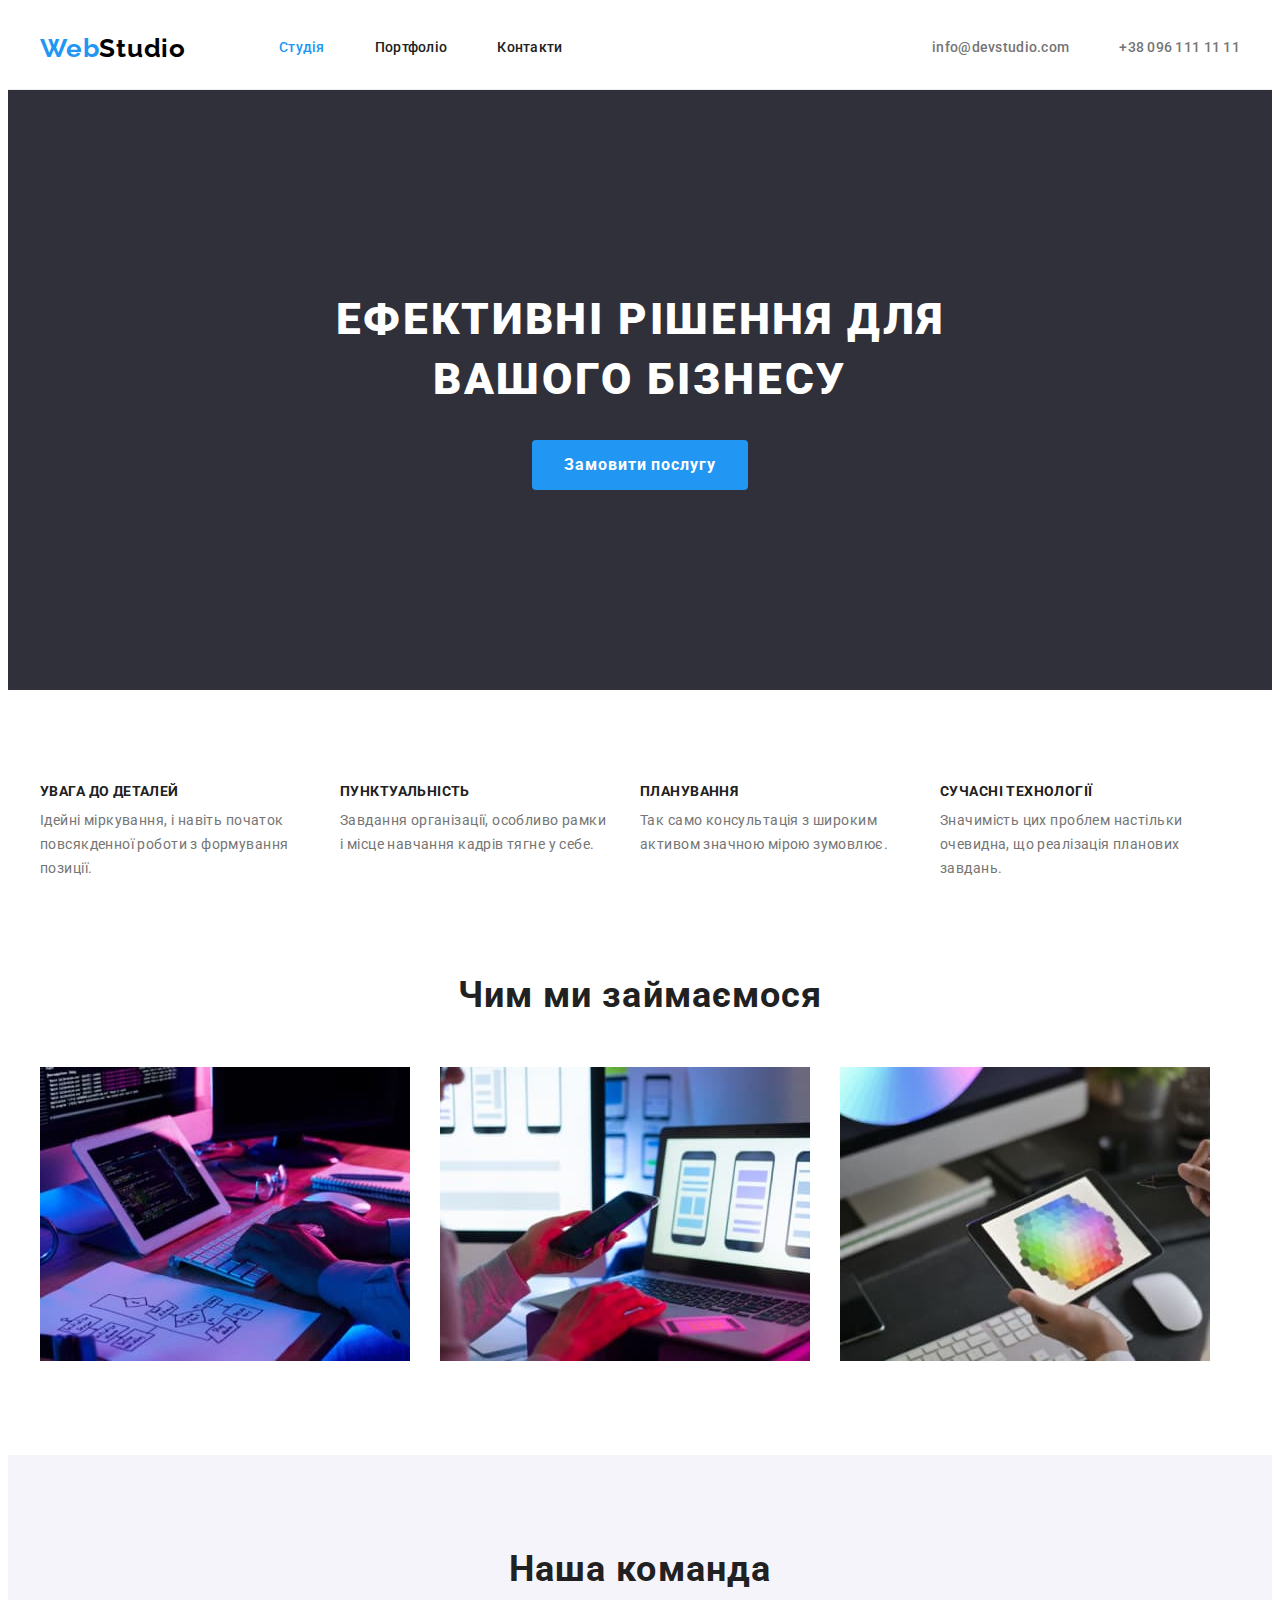
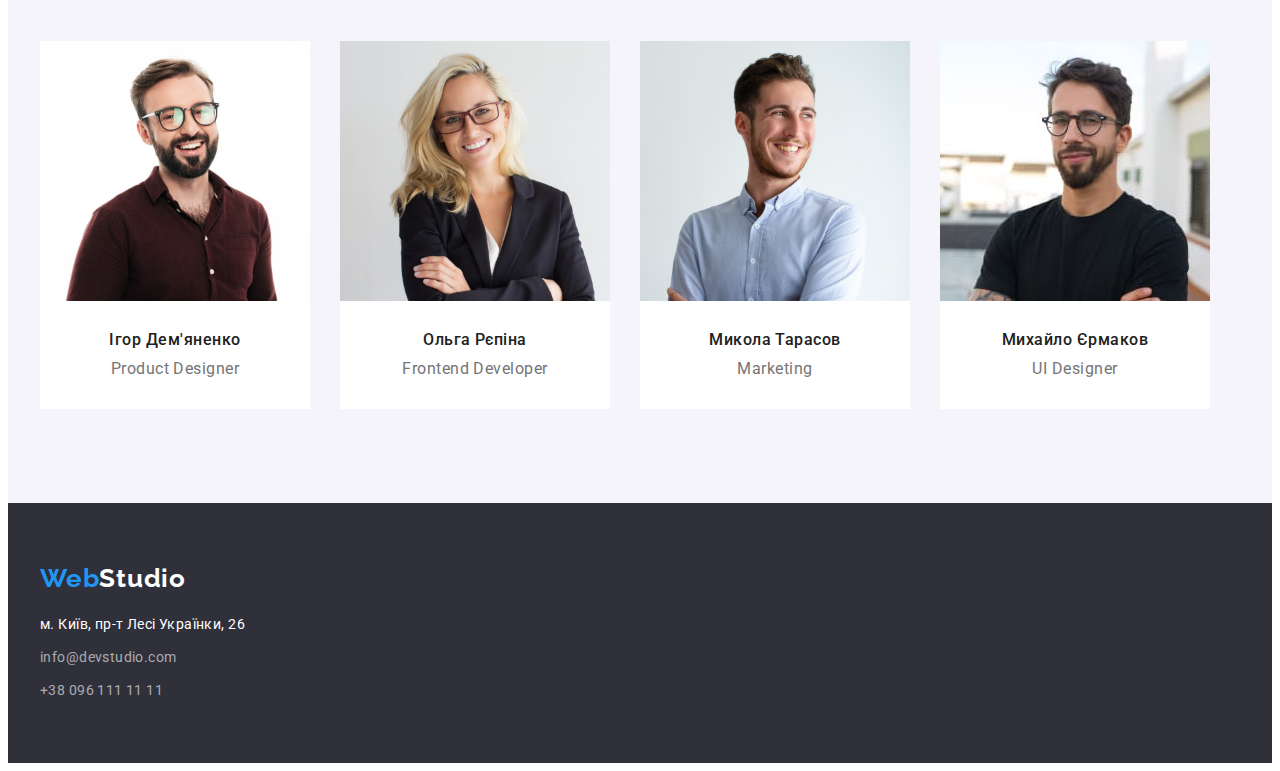
<file: index.html>
<!DOCTYPE html>
<html lang="uk">
<head>
    <meta charset="UTF-8">
    <meta http-equiv="X-UA-Compatible" content="IE=edge">
    <meta name="viewport" content="width=device-width, initial-scale=1.0">
    <title>WebStudio</title>
    <link rel="preconnect" href="https://fonts.googleapis.com">
    <link rel="preconnect" href="https://fonts.gstatic.com" crossorigin>
    <link href="https://fonts.googleapis.com/css2?family=Raleway:wght@700&family=Roboto:wght@400;500;700;900&display=swap"
        rel="stylesheet">
    <link rel="stylesheet" href="https://cdnjs.cloudflare.com/ajax/libs/modern-normalize/1.1.0/modern-normalize.min.css"
        integrity="sha512-wpPYUAdjBVSE4KJnH1VR1HeZfpl1ub8YT/NKx4PuQ5NmX2tKuGu6U/JRp5y+Y8XG2tV+wKQpNHVUX03MfMFn9Q=="
        crossorigin="anonymous" referrerpolicy="no-referrer" />
    <link rel="stylesheet" href="./css/styles.css">
</head>
<body>
    <header class="underline">
        <!--Navigation_bar-->
        <div class="nav-container">
            <nav class="nav-list">
                <a class="link logo" href="/">Web<span class="second-logo">Studio</span></a>
                <ul class="list">
                    <li class="list-item"><a class="link nav-link current" href="./index.html">Студія</a></li>
                    <li class="list-item"><a class="link nav-link" href="./portfolio.html">Портфоліо</a></li>
                    <li class="list-item"><a class="link nav-link" href="/">Контакти</a></li>
                </ul>
            </nav>
            <ul class="list contacts-container">
                <li class="list-item"><a class="link contacts-nav" href="mailto:info@devstudio.com">info@devstudio.com</a></li>
                <li class="list-item"><a class="link contacts-nav" href="tel:+380961111111">+38 096 111 11 11</a></li>
            </ul>
        </div>
    </header>
    <main>
        <!--Face-->
        <section class="face">
            <div class="face-container">
                <h1 class="face-header">Ефективні рішення для вашого бізнесу</h1>
                <button class="order-button" type="button">Замовити послугу</button>
            </div>
        </section>
        <!--Features-->
        <section class="features section">
            <div class="features-container">
                <h2 class="visually-hidden">Наші переваги</h2>
                <ul class="list features-list">
                    <li class="feature">
                        <h3 class="feature-title">УВАГА ДО ДЕТАЛЕЙ</h3>
                        <p class="feature-descr">Ідейні міркування, і навіть початок повсякденної роботи з формування позиції.</p>
                    </li>
                    <li class="feature">
                        <h3 class="feature-title">ПУНКТУАЛЬНІСТЬ</h3>
                        <p class="feature-descr">Завдання організації, особливо рамки і місце навчання кадрів тягне у себе.</p>
                    </li>
                    <li class="feature">
                        <h3 class="feature-title">ПЛАНУВАННЯ</h3>
                        <p class="feature-descr">Так само консультація з широким активом значною мірою зумовлює.</p>
                    </li>
                    <li class="feature">
                        <h3 class="feature-title">СУЧАСНІ ТЕХНОЛОГІЇ</h3>
                        <p class="feature-descr">Значимість цих проблем настільки очевидна, що реалізація планових завдань.</p>
                    </li>
                </ul>
            </div>
        </section>
        <!--Activities gallery-->
        <section class="activities">
            <div class="activities-container">
                <h2 class="activities-title">Чим ми займаємося</h2>
                <ul class="list activities-list">
                    <li class="activity">
                        <img src="./images/box1.jpg" alt="development" width="370" height="294">
                    </li>
                    <li class="activity">
                        <img src="./images/box2.jpg" alt="optimization" width="370" height="294">
                    </li>
                    <li class="activity">
                        <img src="./images/box3.jpg" alt="design" width="370" height="294">
                    </li>
                </ul>
            </div>
        </section>
        <!--Team_section-->
        <section class="team section">
            <div class="team-container">
                <h2 class="team-title">Наша команда</h2>
                <ul class="list workers-list">
                    <!--Employee #1-->
                    <li class="employee">
                        <img src="./images/team_card1.jpg" alt="Ihor Demyanenko" width="270" height="260">
                        <div class="description">
                            <h3 class="employee-title">Ігор Дем'яненко</h3>
                            <p class="employee-position">Product Designer</p>
                        </div>
                    </li>
                    <!--Employee #2-->
                    <li class="employee">
                        <img src="./images/team_card2.jpg" alt="Ольга Рєпіна" width="270" height="260">
                        <div class="description">
                            <h3 class="employee-title">Ольга Рєпіна</h3>
                            <p class="employee-position">Frontend Developer</p>
                        </div>
                    </li>
                    <!--Employee #3-->
                    <li class="employee">
                        <img src="./images/team_card3.jpg" alt="Микола Тарасов" width="270" height="260">
                        <div class="description">
                            <h3 class="employee-title">Микола Тарасов</h3>
                            <p class="employee-position">Marketing</p>
                        </div>                       
                    </li>
                    <!--Employee #4-->
                    <li class="employee">
                        <img src="./images/team_card4.jpg" alt="Mykhailo Yermakov" width="270" height="260">
                        <div class="description">
                            <h3 class="employee-title">Михайло Єрмаков</h3>
                            <p class="employee-position">UI Designer</p>
                        </div>
                    </li>
                </ul>
            </div>
        </section>
    </main>
    <!--Basement-->
    <footer class="basement">
        <div class="footer-container">
            <a class="link basement-logo" href="./index.html">Web<span class="basement-logo-second">Studio</span></a>
            <address class="basement-contacts">
                <ul class="list">
                    <li class="contact-item"><a class="link contact-first-color" href="https://goo.gl/maps/C3TWV4PwisccWHNz8" target="_blank" rel="noopener norefererr nofollow">м. Київ, пр-т Лесі Українки, 26</a></li>
                    <li class="contact-item"><a class="link contact-second-color" href="mailto:info@devstudio.com">info@devstudio.com</a></li>
                    <li class="contact-item"><a class="link contact-second-color" href="tel:+380961111111">+38 096 111 11 11</a></li>
                </ul>
            </address>
        </div>
    </footer>
</body>
</html>
</file>
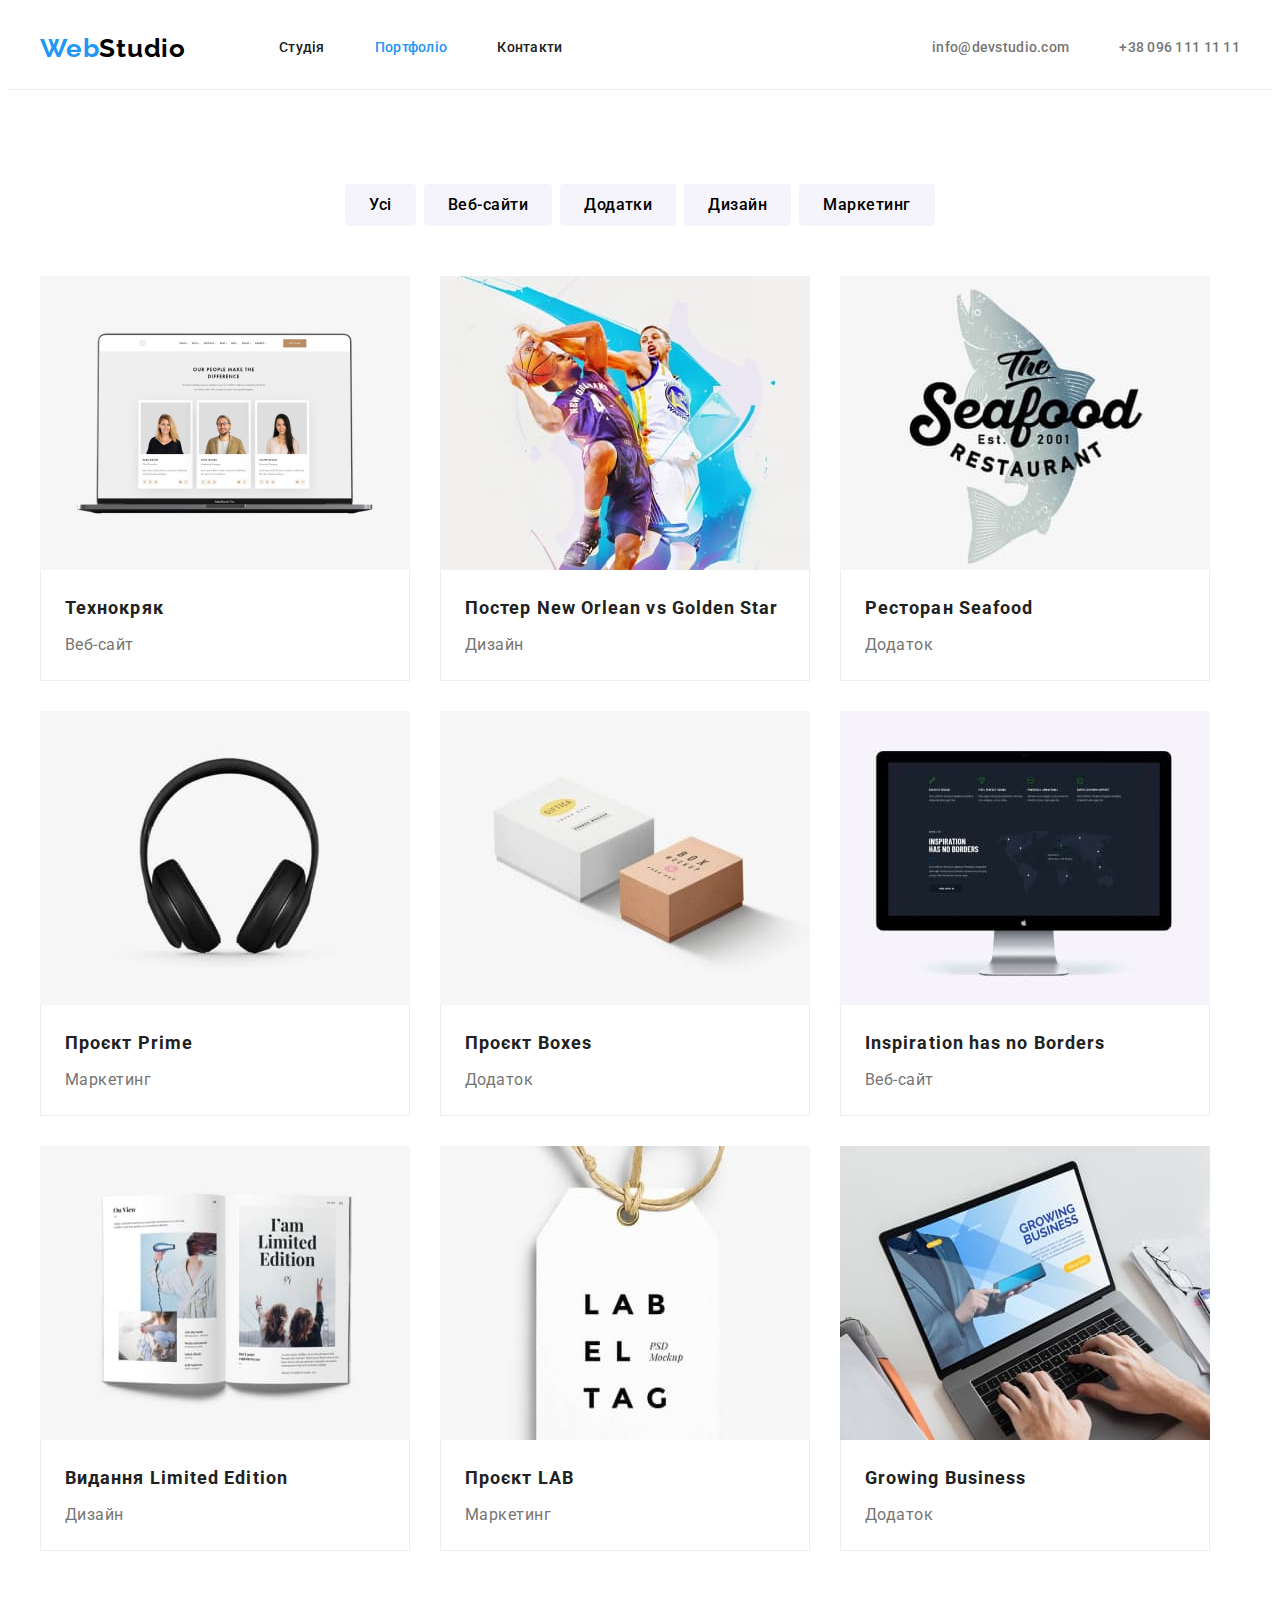
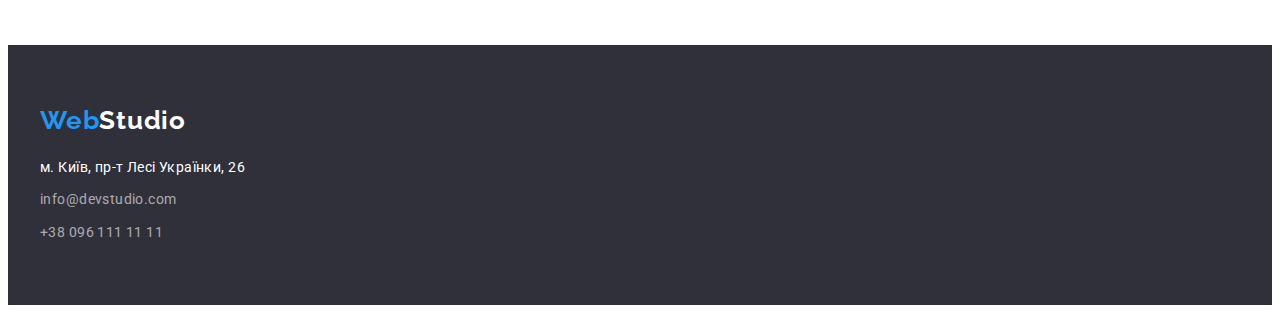
<file: portfolio.html>
<!DOCTYPE html>
<html lang="uk">

<head>
    <meta charset="UTF-8">
    <meta http-equiv="X-UA-Compatible" content="IE=edge">
    <meta name="viewport" content="width=device-width, initial-scale=1.0">
    <title>WebStudio</title>
    <link rel="preconnect" href="https://fonts.googleapis.com">
    <link rel="preconnect" href="https://fonts.gstatic.com" crossorigin>
    <link
        href="https://fonts.googleapis.com/css2?family=Raleway:wght@700&family=Roboto:wght@400;500;700;900&display=swap"
        rel="stylesheet">
    <link rel="stylesheet" href="https://cdnjs.cloudflare.com/ajax/libs/modern-normalize/1.1.0/modern-normalize.min.css"
        integrity="sha512-wpPYUAdjBVSE4KJnH1VR1HeZfpl1ub8YT/NKx4PuQ5NmX2tKuGu6U/JRp5y+Y8XG2tV+wKQpNHVUX03MfMFn9Q=="
        crossorigin="anonymous" referrerpolicy="no-referrer" />
    <link rel="stylesheet" href="./css/styles.css">
</head>

<body>
    <header class="underline">
        <!--Navigation_bar-->
        <div class="nav-container">
            <nav class="nav-list">
                <a class="link logo" href="/">Web<span class="second-logo">Studio</span></a>
                <ul class="list">
                    <li class="list-item"><a class="link nav-link " href="./index.html">Студія</a></li>
                    <li class="list-item"><a class="link nav-link current" href="./portfolio.html">Портфоліо</a></li>
                    <li class="list-item"><a class="link nav-link" href="/">Контакти</a></li>
                </ul>
            </nav>
            <ul class="list contacts-container">
                <li class="list-item"><a class="link contacts-nav"
                        href="mailto:info@devstudio.com">info@devstudio.com</a></li>
                <li class="list-item"><a class="link contacts-nav" href="tel:+380961111111">+38 096 111 11 11</a></li>
            </ul>
        </div>
    </header>
    <main>
        <section class="portfolio section">
            <div class="projects-container">
                <h1 class="visually-hidden">Портфоліо</h1>
                <ul class="list filters-list">
                    <li class="button"><button class="filt-but" type="button">Усі</button></li>
                    <li class="button"><button class="filt-but" type="button">Веб-сайти</button></li>
                    <li class="button"><button class="filt-but" type="button">Додатки</button></li>
                    <li class="button"><button class="filt-but" type="button">Дизайн</button></li>
                    <li class="button"><button class="filt-but" type="button">Маркетинг</button></li>
                </ul>
                <ul class="list projects-list">
                    <li>
                        <a class="link" href="/">
                            <img src="./images/project1.jpg" alt="Технокряк" width="370" height="294">
                            <div class="description-box">
                                <h2 class="project-title">Технокряк</h2>
                                <p class="project-descr">Веб-сайт</p>
                            </div>
                        </a>
                    </li>
                    <li>
                        <a class="link" href="/">
                            <img src="./images/project2.jpg" alt="Постер New Orlean vs Golden Star" width="370" height="294">
                            <div class="description-box">
                                <h2 class="project-title">Постер New Orlean vs Golden Star</h2>
                                <p class="project-descr">Дизайн</p>
                            </div>
                        </a>
                    </li>
                    <li>
                        <a class="link" href="/">
                            <img src="./images/project3.jpg" alt="Ресторан Seafood" width="370" height="294">
                            <div class="description-box">
                                <h2 class="project-title">Ресторан Seafood</h2>
                                <p class="project-descr">Додаток</p>
                            </div>
                        </a>
    
                    </li>
                    <li>
                        <a class="link" href="/">
                            <img src="./images/project4.jpg" alt="Проєкт Prime" width="370" height="294">
                            <div class="description-box">
                                <h2 class="project-title">Проєкт Prime</h2>
                                <p class="project-descr">Маркетинг</p>
                            </div>
                        </a>
                    </li>
                    <li>
                        <a class="link" href="/">
                            <img src="./images/project5.jpg" alt="Проєкт Boxes" width="370" height="294">
                            <div class="description-box">
                                <h2 class="project-title">Проєкт Boxes</h2>
                                <p class="project-descr">Додаток</p>
                            </div>
                        </a>
                    </li>
                    <li>
                        <a class="link" href="">
                            <img src="./images/project6.jpg" alt="Inspiration has no Borders" width="370" height="294">
                            <div class="description-box">
                                <h2 class="project-title">Inspiration has no Borders</h2>
                                <p class="project-descr">Веб-сайт</p>
                            </div>
                        </a>
                    </li>
                    <li>
                        <a class="link" href="/">
                            <img src="./images/project7.jpg" alt="Видання Limited Edition" width="370" height="294">
                            <div class="description-box">
                                <h2 class="project-title">Видання Limited Edition</h2>
                                <p class="project-descr">Дизайн</p>
                            </div>
                        </a>
                    </li>
                    <li>
                        <a class="link" href="/">
                            <img src="./images/project8.jpg" alt="Проєкт LAB" width="370" height="294">
                            <div class="description-box">
                                <h2 class="project-title">Проєкт LAB</h2>
                                <p class="project-descr">Маркетинг</p>
                            </div>
                        </a>
                    </li>
                    <li>
                        <a class="link" href="/">
                            <img src="./images/project9.jpg" alt="Growing Business" width="370" height="294">
                            <div class="description-box">
                                <h2 class="project-title">Growing Business</h2>
                                <p class="project-descr">Додаток</p>
                            </div>
                        </a>
                    </li>
                </ul>
            </div>
        </section>
    </main>
    <!--Basement-->
    <footer class="basement">
        <div class="footer-container">
            <a class="link basement-logo" href="./index.html">Web<span class="basement-logo-second">Studio</span></a>
            <address class="basement-contacts">
                <ul class="list">
                    <li class="contact-item"><a class="link contact-first-color"
                            href="https://goo.gl/maps/C3TWV4PwisccWHNz8" target="_blank"
                            rel="noopener norefererr nofollow">м. Київ, пр-т Лесі Українки, 26</a></li>
                    <li class="contact-item"><a class="link contact-second-color"
                            href="mailto:info@devstudio.com">info@devstudio.com</a></li>
                    <li class="contact-item"><a class="link contact-second-color" href="tel:+380961111111">+38 096 111 11 11</a></li>
                </ul>
            </address>
        </div>
    </footer>
</body>

</html>
</file>
<file: css/styles.css>
:root {
    --main-color: #FFFFFF;
    --second-color: #2F303A;
    --team-section-color: #F5F4FA;
    --first-logo-color: #2196F3;
    --second-logo-color: #000000;
    --main-text-color: #212121;
    --descriprion-color: #757575;
    --basement-contakts-color: #FFFFFF99;
    --button-active-color: #188CE8;
    --underline-color: #ECECEC;
    --border-color: #EEEEEE;
}

/*Global_styles*/

body {
    background: var(--main-color);
    font-family: 'Roboto', sans-serif;
    color: var(--main-text-color);
}

h1,
h2,
h3,
h4,
h5,
h6,
p {
    margin: 0px;
    padding: 0px;
}

img {
    display: block;
}

.link {
    text-decoration: none;
    display: inline-block;
}

.list {
    list-style: none;
    padding: 0px;
    margin: 0px;
}

.section {
    padding: 94px 0px;
}

/*Navigation-bar*/

.underline {
    border-bottom: solid 1px var(--underline-color);
}

.nav-link,
.contacts-nav {
    font-weight: 500;
    font-size: 14px;
    line-height: 1.14;
    letter-spacing: 0.02em;
}

.nav-container {
    margin: 0px auto;
    width: 1200px;
    padding: 0px 15px;
    display: flex;
    /* outline: red solid 1px; */

}

.nav-list {
    display: flex;
    margin-right: auto;
    align-items: center;
}

.nav-list .list {
    display: flex   ;
}

.nav-container .list{
    display: flex;
}

/*Logo*/

.logo {
    color: var(--first-logo-color);
    font-family: 'Raleway', sans-serif;
    font-weight: 700;
    font-size: 26px;
    line-height: 1.19;
    letter-spacing: 0.03em;
    margin-right: 93px;
    padding: 25px 0px;
}

.second-logo {
    color: var(--second-logo-color);
}

/*Navigation_links*/

.nav-link .current {
    color: var(--first-logo-color);
}

.nav-link {
    color: inherit;
    padding: 32px 0px;
}

.nav-link:hover,
.nav-link:focus,
.current {
    color: var(--first-logo-color);
}

/*Contacts*/

.contacts-container {
    align-items: center;
}

.contacts-nav {
    color: var(--descriprion-color);
    padding: 32px 0px;
}

.contacts-nav:hover,
.contacts-nav:focus {
    color: var(--first-logo-color);
}

.list-item:not(:last-child) {
    margin-right: 50px;
}

/*Face*/

.face-container {
    margin: 0px auto;
    width: 1200px;
    padding: 200px 15px;
    /* outline: red solid 1px; */
}

.face {
    background: var(--second-color);
    color: var(--main-color);
    text-align: center;
}

.face-header {
    font-weight: 900;
    font-size: 44px;
    line-height: 1.36;
    text-align: center;
    letter-spacing: 0.06em;
    text-transform: uppercase;
    width: 700px;
    margin: 0px auto 30px;
}

.order-button {
    cursor: pointer;
    background: var(--first-logo-color);
    border-color: transparent;
    border-radius: 4px;
    color: inherit;
    font-family: inherit;
    font-weight: 700;
    font-size: 16px;
    line-height: 1.87;
    letter-spacing: 0.06em;
    padding: 8px 30px;
}

.order-button:hover,
.order-button:focus {
    background: var(--button-active-color);
}

/*Features*/

.features-container {
    margin: 0px auto;
    width: 1200px;
    padding: 0px 15px;
    /* outline: red solid 1px; */

}

.feature {
    width: 270px;
}

.visually-hidden {
    position: absolute;
    width: 1px;
    height: 1px;
    margin: -1px;
    border: 0;
    padding: 0;

    white-space: nowrap;
    clip-path: inset(50%);
    clip: rect( 0 0 0 0);
    overflow: hidden   ;
}

.feature-title {
    font-weight: 700;
    font-size: 14px;
    line-height: 1.14;
    letter-spacing: 0.03em;
    text-transform: uppercase;
    margin-bottom: 10px;
}

.feature-descr {
    color: var(--descriprion-color);
    font-style: normal;
    font-size: 14px;
    line-height: 1.71;
    letter-spacing: 0.03em;
}

.features-list {
    display: flex;
}

.feature:not(:last-child) {
    margin-right: 30px;
}

/*Activities gallery*/

.activities {
    padding-bottom: 94px;
}

.activities-container {
    margin: 0px auto;
    width: 1200px;
    padding: 0px 15px;
    /* outline: red solid 1px; */

}

.activities-title {
    font-weight: 700;
    font-size: 36px;
    line-height: 1.16;
    text-align: center;
    letter-spacing: 0.03em;
    margin-bottom: 50px;
}

.activities-list {
    display: flex;
}

.activity:not(:last-child) {
    margin-right: 30px;
}

/*Team_section*/

.team-container {
    margin: 0px auto;
    width: 1200px;
    padding: 0px 15px;
    /* outline: red solid 1px; */
}

.workers-list {
    display: flex;
}

.team {
    background: var(--team-section-color);
}

.team-title {
    font-weight: 700;
    font-size: 36px;
    line-height: 1.16;
    text-align: center;
    letter-spacing: 0.03em;
    margin-bottom: 50px;
}

.employee:not(:last-child) {
    border-radius: 0px 0px 4px 4px;
    margin-right: 30px;
}

.description {
    padding: 30px;
    background: var(--main-color);
}

.employee-title  {
    font-weight: 500;
    font-size: 16px;
    line-height: 1.18;
    text-align: center;
    letter-spacing: 0.03em;
    margin-bottom: 10px;
}

.employee-position {
    color: var(--descriprion-color);
    font-size: 16px;
    line-height: 1.18;
    text-align: center;
    letter-spacing: 0.03em;
}

/*Basement*/

.footer-container {
    margin: 0px auto;
    width: 1200px;
    padding: 0px 15px;
    /* outline: red solid 1px; */
}

.basement {
    background: var(--second-color);
    padding: 60px 0px;
}

/*Basement_logo*/

.basement-logo {
    color: var(--first-logo-color);
    font-family: 'Raleway', sans-serif;
    font-weight: 700;
    font-size: 26px;
    line-height: 1.19;
    letter-spacing: 0.03em;
    margin-bottom:  20px;
}

.basement-logo-second {
    color: var(--main-color);
}

/*Basement_contacts*/

.contact-item:not(:last-child) {
    margin-bottom: 9px;
}

.basement-contacts {
    font-style: inherit;
    font-size: 14px;
    line-height: 1.71;
    letter-spacing: 0.03em;
}

.contact-first-color {
    color: var(--main-color);
}

.contact-second-color {
    color: var(--basement-contakts-color);
}

.contact-first-color:hover,
.contact-first-color:focus,
.contact-second-color:hover,
.contact-second-color:focus {
    color:  var(--first-logo-color);
}

/*PORTFOLIO_PAGE_STYLES*/

/*Filters*/

.filt-but {
    cursor: pointer;
    background: var(--team-section-color);
    font-family: inherit;
    font-weight: 500;
    font-size: 16px;
    line-height: 1.62;
    text-align: center;
    letter-spacing: 0.03em;
    border-color: transparent;
    border-radius: 4px;
    padding: 6px 22px;
}

.filt-but:hover,
.filt-but:focus {
    background: var(--first-logo-color);
    color: var(--main-color);
}

.filters h2,
.projects h2 {
    color: var(--main-color);
}

/*Projects*/

.projects-container {
    margin: 0px auto;
    width: 1200px;
    padding: 0px 15px;
    /* outline: red solid 1px; */
}

.filters-list {
    display: flex;
    justify-content: center;
    margin-bottom: 50px;

}

.button:not(:last-child) {
    margin-right: 8px;
}

.projects-list {
    display: flex;
    flex-wrap: wrap;
    gap: 30px;
}

.description-box {
    /* outline: solid rebeccapurple 1px; */
    padding: 20px 24px;
    border-right: solid 1px var(--border-color);
    border-bottom: solid 1px var(--border-color);
    border-left: solid 1px var(--border-color);
}

.project-title {
    color: var(--main-text-color);
    font-weight: 700;
    font-size: 18px;
    line-height: 2.0;
    letter-spacing: 0.06em;
    margin-bottom: 4px;
}

.project-descr {
    color: var(--descriprion-color);
    font-size: 16px;
    line-height: 1.87;
    letter-spacing: 0.03em;
}
</file>
